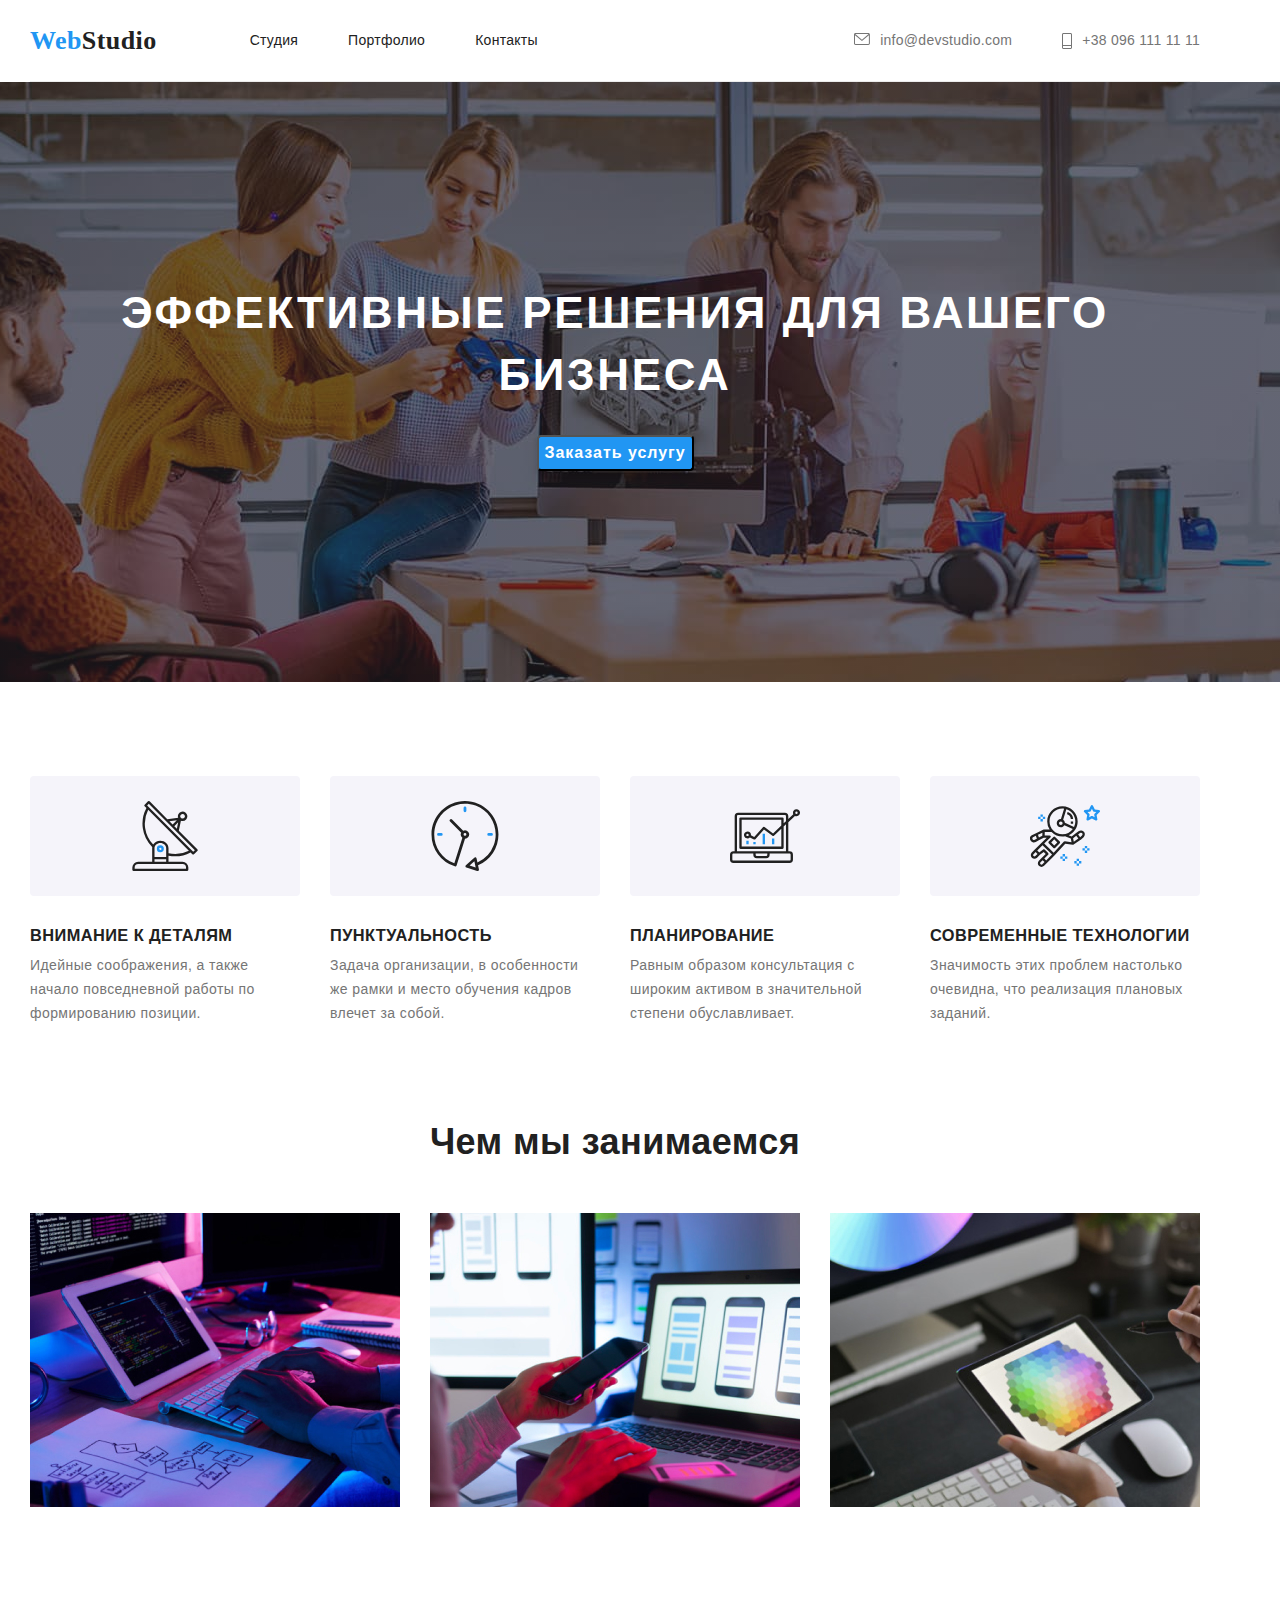
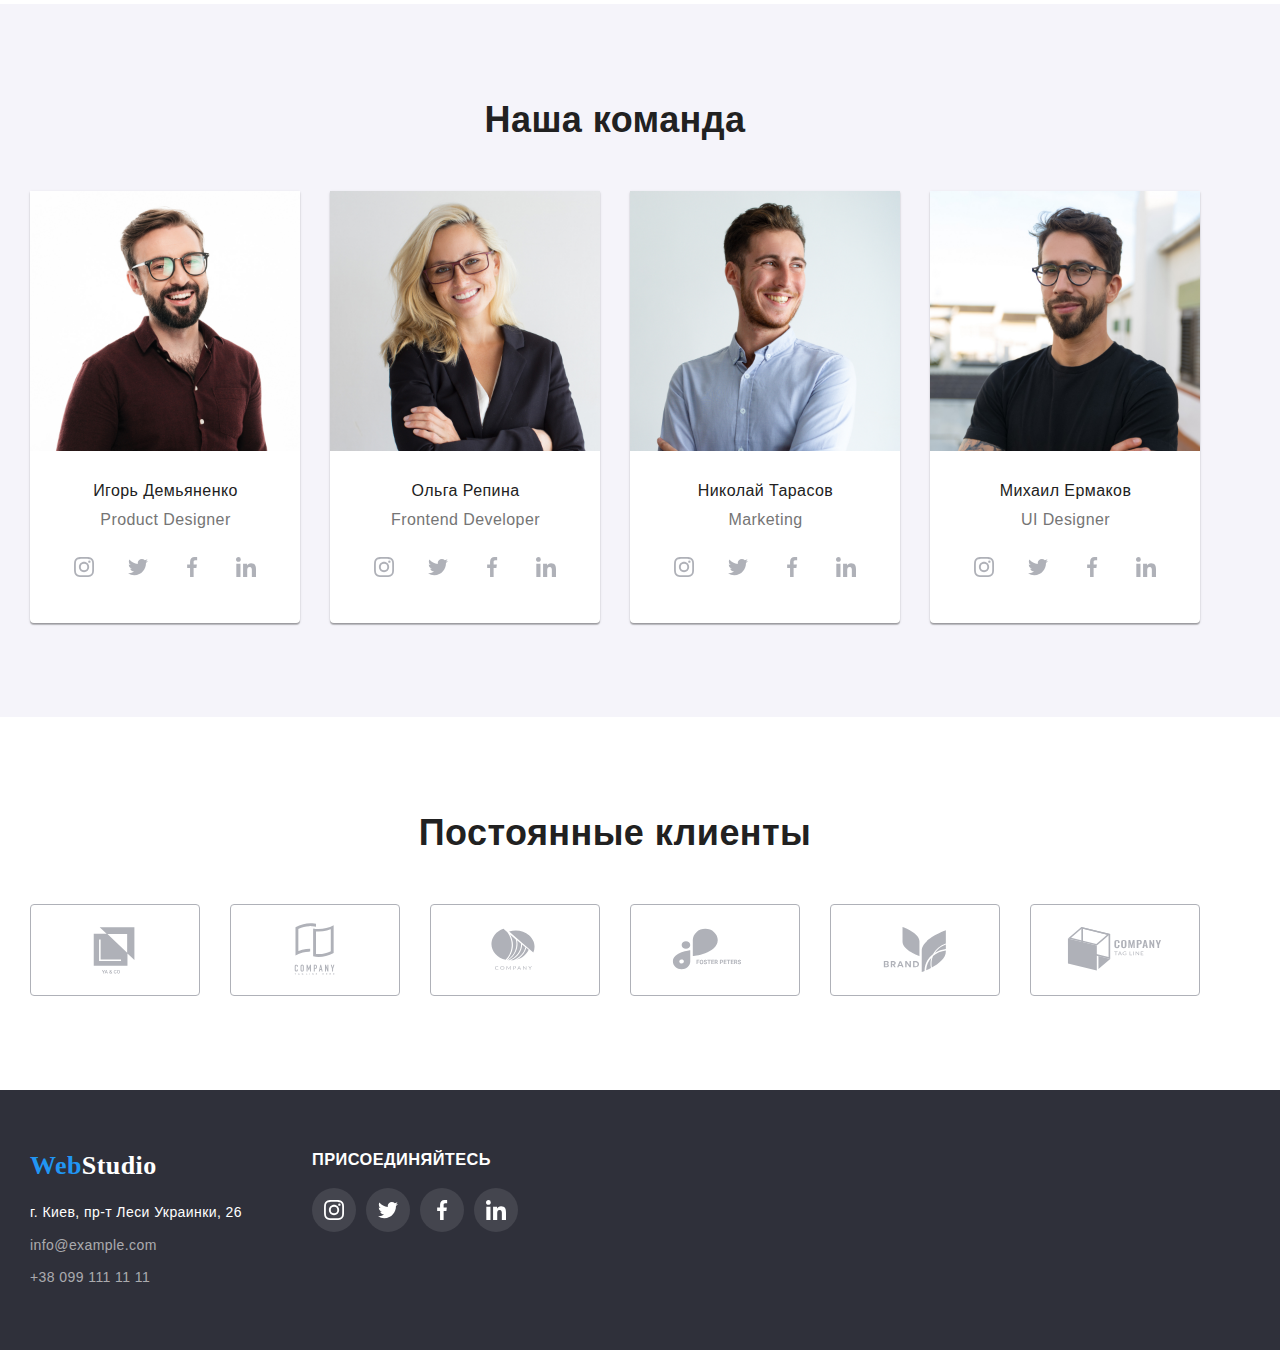
<file: index.html>
<!DOCTYPE html>
<html lang="en">
<head>
    <meta charset="UTF-8">
    <meta http-equiv="X-UA-Compatible" content="IE=edge">
    <meta name="viewport" content="width=device-width, initial-scale=1.0">
    <title>Студия</title>
    <link rel="stylesheet" href="https://cdnjs.cloudflare.com/ajax/libs/modern-normalize/1.1.0/modern-normalize.min.css">
    <link rel="stylesheet" href="./css/styles.css">
</head>
<body>
    <header class="header">
<!--header navigation-->
        <div class="container">
            <div class="page-header">
                <nav class="nav-header">
                    <a href="" class="logo-header">
                        Web<span class="studio-logo">Studio</span>
                    </a>
                    <ul class="header-list">
                        <li class="header-point"><a href="" class="header-links">Студия</a></li>
                        <li class="header-point"><a href="./portfolio.html" class="header-links">Портфолио</a></li>
                        <li class="header-point"><a href="" class="header-links">Контакты</a></li>
                    </ul>
                </nav>
                <ul class="telemail-list">
                    <li class="telemail-point"><a href="mailto:info@devstudio.com" class="header-info">
                        <svg class="mail-smartphone-icon" width="16" height="12">
                            <use href="./images/icons.svg#icon-letter"></use>
                        </svg>
                    info@devstudio.com
                    </a></li>
                    <li class="telemail-point"><a href="tel:+380961111111" class="header-info">
                        <svg class="mail-smartphone-icon" width="10" height="16">
                            <use href="./images/icons.svg#icon-smartphone"></use>
                        </svg>
                    +38 096 111 11 11</a></li>
                </ul>
            </div>
        </div>
    </header>
    <main>
        <section class="decisions">
                <!--service order-->
            <div class="container">
                <h1 class="decision-text">Эффективные решения для вашего бизнеса</h1>
                <button type="button" class="button">Заказать услугу</button>
            </div>
        </section>
        <section class="features-section">
            <div class="container">
                <h2 hidden>Наши преимущества</h2>
                <!--main directions-->
                <ul class="features-list">
                    <li class="features-point">
                        <div class="features-background">
                            <svg class="features-icon" width="270" height="120">
                                <use href="./images/icons.svg#icon-antenna"></use>
                            </svg>
                        </div>
                        <h3 class="name-features">Внимание к деталям</h3>
                        <p class="text-features">Идейные соображения, а также начало повседневной работы по формированию позиции.</p>
                    </li>
                    <li class="features-point">
                        <div class="features-background">
                            <svg class="features-icon" width="270" height="120">
                                <use href="./images/icons.svg#icon-clock"></use>
                            </svg>
                        </div>
                        <h3 class="name-features">Пунктуальность</h3>
                        <p class="text-features">Задача организации, в особенности же рамки и место обучения кадров влечет за собой.</p>
                    </li>
                    <li class="features-point">
                        <div class="features-background">
                            <svg class="features-icon" width="270" height="120">
                                <use href="./images/icons.svg#icon-diagram"></use>
                            </svg>
                        </div>
                        <h3 class="name-features">Планирование</h3>
                        <p class="text-features">Равным образом консультация с широким активом в значительной степени обуславливает.</p>
                    </li>
                    <li class="features-point">
                        <div class="features-background">
                            <svg class="features-icon" width="270" height="120">
                                <use href="./images/icons.svg#icon-astronaut"></use>
                            </svg>
                        </div>
                        <h3 class="name-features">Современные технологии</h3>
                        <p class="text-features">Значимость этих проблем настолько очевидна, что реализация плановых заданий.</p>
                    </li>
                </ul>
            </div>
        </section>
        <section class="our-actions">
            <div class="container">
                <h2 class="action-text">Чем мы занимаемся</h2>
                <ul class="our-actions-list">
    <!--our fotos-->
                    <li class="our-actions-point"><img src="./images/photo1.jpg" alt="Клавиатура" width="370" height="294"></li>
                    <li class="our-actions-point"><img src="./images/photo2.jpg" alt="Ноутбук" width="370" height="294"></li>
                    <li class="our-actions-point"><img src="./images/photo3.jpg" alt="Планшет" width="370" height="294"></li>
                </ul>
            </div>
        </section>
        <section class="team-section">
<!--our team-->
            <div class="container">
                <h2 class="our-team">Наша команда</h2>
                <ul class="our-team-list">
                    <li class="our-team-point">
                        <img src="./images/igordemianenko.jpg" alt="Фото Игоря Демьяненко" width="270" height="260">
                        <div class="prof-name-container">
                            <h3 class="specialists-name">Игорь Демьяненко</h3>
                            <p class="specialists-profession">Product Designer</p>
                        </div>
                        <ul class="cont">
                            <li class="link-unit">
                                <a href="" class="link-point">
                                    <svg class="link-icon" width="44" height="44">
                                        <use width="20" height="20" x="12" y="12" href="./images/icons.svg#icon-instagram"></use>
                                    </svg>
                                </a>
                            </li>
                            <li class="link-unit">
                                <a href="" class="link-point">
                                    <svg class="link-icon" width="44" height="44">
                                        <use width="20" height="20" x="12" y="12" href="./images/icons.svg#icon-twitter"></use>
                                    </svg>
                                </a>
                            </li>
                            <li class="link-unit">
                                <a href="" class="link-point">
                                    <svg class="link-icon" width="44" height="44">
                                        <use width="20" height="20" x="12" y="12" href="./images/icons.svg#icon-facebook"></use>
                                    </svg>
                                </a>
                            </li>
                            <li class="link-unit">
                                <a href="" class="link-point">
                                    <svg class="link-icon" width="44" height="44">
                                        <use width="20" height="20" x="12" y="12" href="./images/icons.svg#icon-linkedin"></use>
                                    </svg>
                                </a>
                            </li>
                        </ul>
                    </li>
                    <li class="our-team-point">
                        <img src="./images/olgarepina.jpg" alt="Фото Ольги Репиной" width="270" height="260">
                        <div class="prof-name-container">
                            <h3 class="specialists-name">Ольга Репина</h3>
                            <p class="specialists-profession">Frontend Developer</p>
                        </div>
                        <ul class="cont">
                            <li class="link-unit">
                                <a href="" class="link-point">
                                    <svg class="link-icon" width="44" height="44">
                                        <use width="20" height="20" x="12" y="12" href="./images/icons.svg#icon-instagram"></use>
                                    </svg>
                                </a>
                            </li>
                            <li class="link-unit">
                                <a href="" class="link-point">
                                    <svg class="link-icon" width="44" height="44">
                                        <use width="20" height="20" x="12" y="12" href="./images/icons.svg#icon-twitter"></use>
                                    </svg>
                                </a>
                            </li>
                            <li class="link-unit">
                                <a href="" class="link-point">
                                    <svg class="link-icon" width="44" height="44">
                                        <use width="20" height="20" x="12" y="12" href="./images/icons.svg#icon-facebook"></use>
                                    </svg>
                                </a>
                            </li>
                            <li class="link-unit">
                                <a href="" class="link-point">
                                    <svg class="link-icon" width="44" height="44">
                                        <use width="20" height="20" x="12" y="12" href="./images/icons.svg#icon-linkedin"></use>
                                    </svg>
                                </a>
                            </li>
                        </ul>
                    </li>
                    <li class="our-team-point">
                        <img src="./images/nikolaytarasov.jpg" alt="Фото Николая Тарасова" width="270" height="260">
                        <div class="prof-name-container">
                            <h3 class="specialists-name">Николай Тарасов</h3>
                            <p class="specialists-profession">Marketing</p>
                        </div>
                        <ul class="cont">
                            <li class="link-unit">
                                <a href="" class="link-point">
                                    <svg class="link-icon" width="44" height="44">
                                        <use width="20" height="20" x="12" y="12" href="./images/icons.svg#icon-instagram"></use>
                                    </svg>
                                </a>
                            </li>
                            <li class="link-unit">
                                <a href="" class="link-point">
                                    <svg class="link-icon" width="44" height="44">
                                        <use width="20" height="20" x="12" y="12" href="./images/icons.svg#icon-twitter"></use>
                                    </svg>
                                </a>
                            </li>
                            <li class="link-unit">
                                <a href="" class="link-point">
                                    <svg class="link-icon" width="44" height="44">
                                        <use width="20" height="20" x="12" y="12" href="./images/icons.svg#icon-facebook"></use>
                                    </svg>
                                </a>
                            </li>
                            <li class="link-unit">
                                <a href="" class="link-point">
                                    <svg class="link-icon" width="44" height="44">
                                        <use width="20" height="20" x="12" y="12" href="./images/icons.svg#icon-linkedin"></use>
                                    </svg>
                                </a>
                            </li>
                        </ul>
                    </li>
                    <li class="our-team-point">
                        <img src="./images/michailermakov.jpg" alt="Фото Михаила Ермакова" width="270" height="260">
                        <div class="prof-name-container">
                            <h3 class="specialists-name">Михаил Ермаков</h3>
                            <p class="specialists-profession">UI Designer</p>
                        </div>
                        <ul class="cont">
                            <li class="link-unit">
                                <a href="" class="link-point">
                                    <svg class="link-icon" width="44" height="44">
                                        <use width="20" height="20" x="12" y="12" href="./images/icons.svg#icon-instagram"></use>
                                    </svg>
                                </a>
                            </li>
                            <li class="link-unit">
                                <a href="" class="link-point">
                                    <svg class="link-icon" width="44" height="44">
                                        <use width="20" height="20" x="12" y="12" href="./images/icons.svg#icon-twitter"></use>
                                    </svg>
                                </a>
                            </li>
                            <li class="link-unit">
                                <a href="" class="link-point">
                                    <svg class="link-icon" width="44" height="44">
                                        <use width="20" height="20" x="12" y="12" href="./images/icons.svg#icon-facebook"></use>
                                    </svg>
                                </a>
                            </li>
                            <li class="link-unit">
                                <a href="" class="link-point">
                                    <svg class="link-icon" width="44" height="44">
                                        <use width="20" height="20" x="12" y="12" href="./images/icons.svg#icon-linkedin"></use>
                                    </svg>
                                </a>
                            </li>
                        </ul>
                    </li>
                </ul>
            </div>
        </section>
        <section class="often-clients-section">
            <div class="container">
                    <h2 class="our-team">Постоянные клиенты</h2>
                <ul class="company-links-list">
                    <li class="company-point">
                        <a href="" class="company-links">
                        <svg class="company-box" width="106" height="60">
                            <use href="./images/icons.svg#icon-companyfirst"></use>
                        </svg>
                        </a>
                    </li>
                    <li>
                        <a href="" class="company-links">
                        <svg class="company-box"  width="106" height="60">
                            <use href="./images/icons.svg#icon-companysecond"></use>
                        </svg>
                        </a>
                    </li>
                    <li>
                        <a href="" class="company-links">
                        <svg class="company-box" width="106" height="60">
                            <use href="./images/icons.svg#icon-companythird"></use>
                        </svg>     
                        </a>
                    </li>
                    <li>
                        <a href="" class="company-links">
                        <svg class="company-box" width="106" height="60">
                            <use href="./images/icons.svg#icon-companyfourth"></use>
                        </svg>
                        </a>
                    </li>
                    <li>
                        <a href="" class="company-links">
                        <svg class="company-box" width="106" height="60">
                            <use href="./images/icons.svg#icon-companyfifth"></use>
                        </svg>
                        </a>
                    </li>
                    <li>
                        <a href="" class="company-links">
                        <svg class="company-box" width="106" height="60">
                            <use href="./images/icons.svg#icon-companysixth"></use>
                        </svg>
                        </a>
                    </li>
                </ul>
            </div>
        </section>
    </main>
    <footer class="footer">
    <!--footer-->
        <div class="container">
            <div class="flex-cont">
                <div>
                    <a href="" class="logo-footer">
                        Web<span class="logo-studio-footer">Studio</span>
                    </a>
                    <address>
                        <ul class="address-list">
                            <li class="address-point"><a href="" class="local-address">г. Киев, пр-т Леси Украинки, 26</a></li>
                            <li class="address-point"><a href="mailto:info@example.com" class="emailtel">info@example.com</a></li>
                            <li class="address-point"><a href="tel:+380991111111" class="emailtel">+38 099 111 11 11</a></li>
                        </ul>
                    </address>
                </div>
                <div class="join-cont">
                    <h3 class="join">Присоединяйтесь</h3>
                    <ul class="cont">
                        <li class="join-unit">
                            <a href="" class="join-point">
                                <svg class="join-icon" width="44" height="44">
                                    <use width="20" height="20" x="12" y="12" href="./images/icons.svg#icon-instagram"></use>
                                </svg>
                            </a>
                        </li>
                        <li class="join-unit">
                            <a href="" class="join-point">
                                <svg class="join-icon" width="44" height="44">
                                    <use width="20" height="20" x="12" y="12" href="./images/icons.svg#icon-twitter"></use>
                                </svg>
                            </a>
                        </li>
                        <li class="join-unit">
                            <a href="" class="join-point">
                                <svg class="join-icon" width="44" height="44">
                                    <use width="20" height="20" x="12" y="12" href="./images/icons.svg#icon-facebook"></use>
                                </svg>
                            </a>
                        </li>
                        <li class="join-unit">
                            <a href="" class="join-point">
                                <svg class="join-icon" width="44" height="44">
                                    <use width="20" height="20" x="12" y="12" href="./images/icons.svg#icon-linkedin"></use>
                                </svg>
                            </a>
                        </li>
                    </ul>
                </div>
            </div>
        </div>
    </footer>
</body>
</html>
</file>
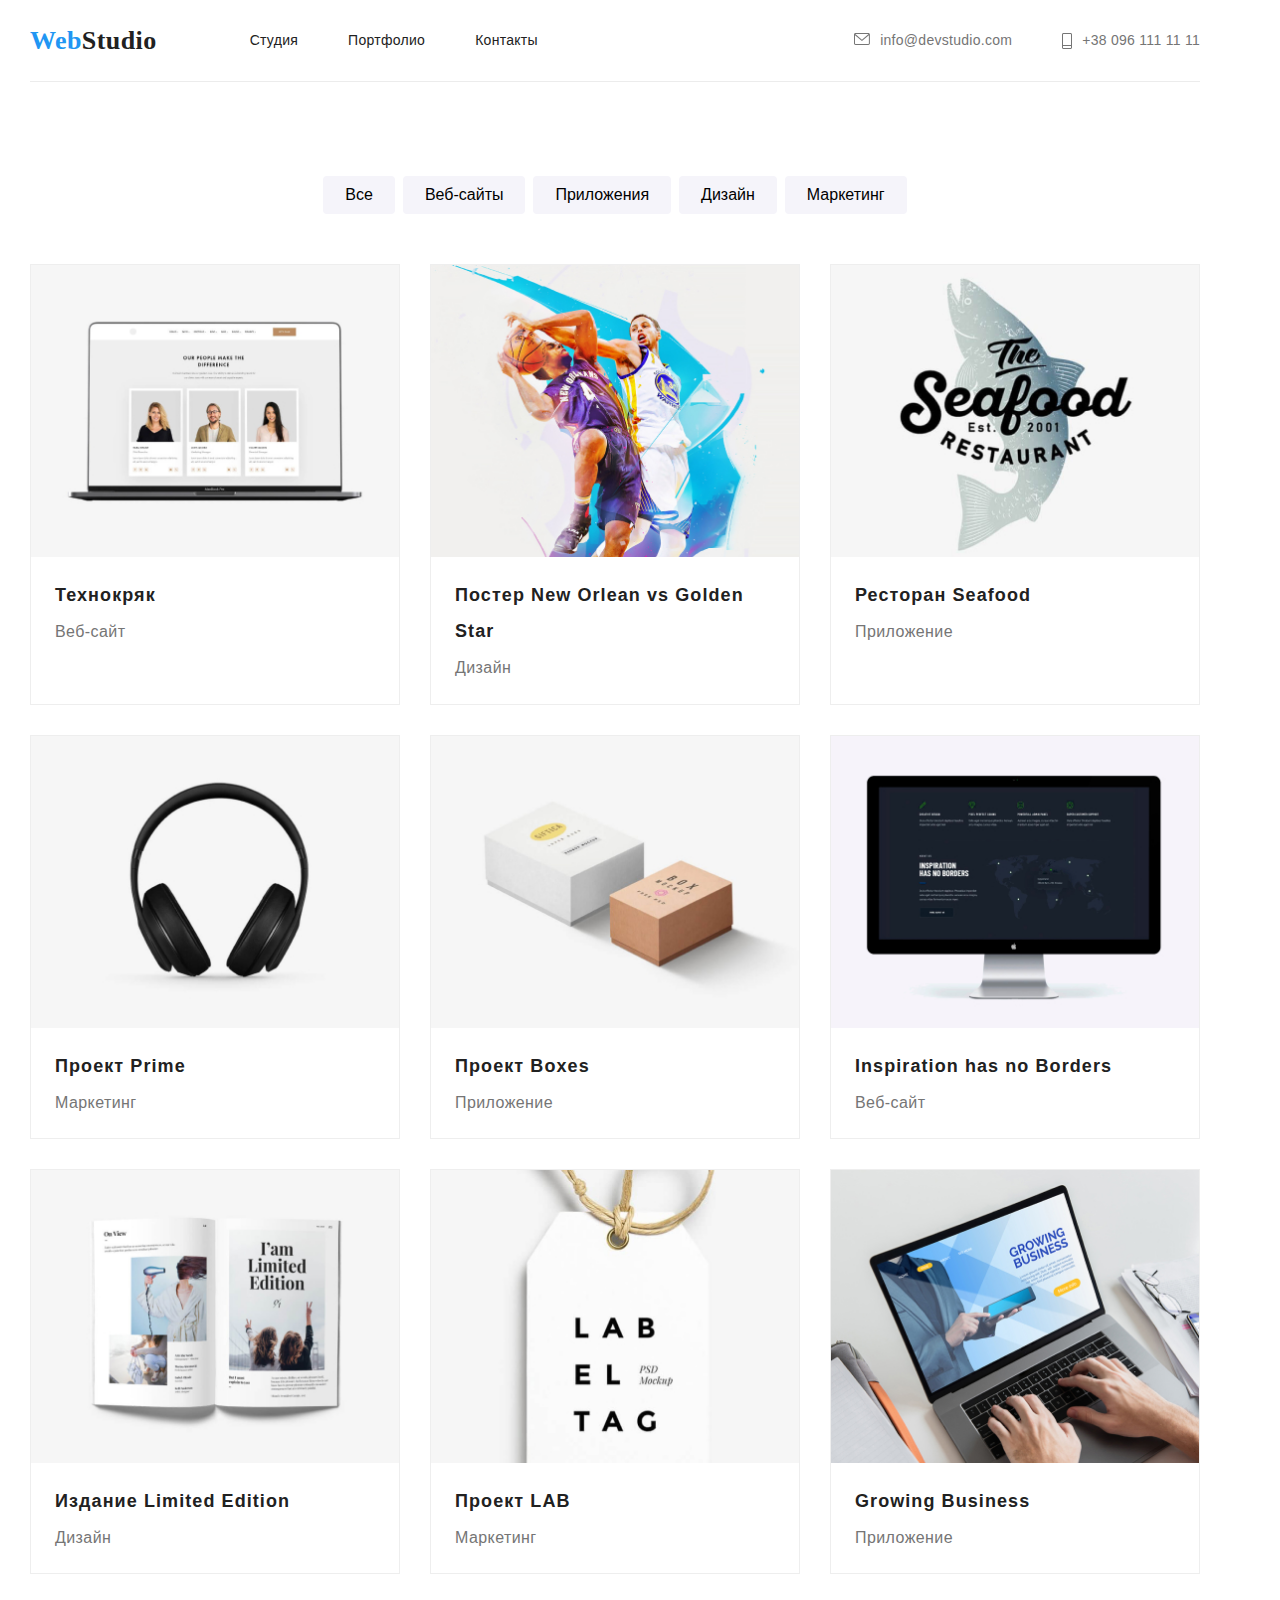
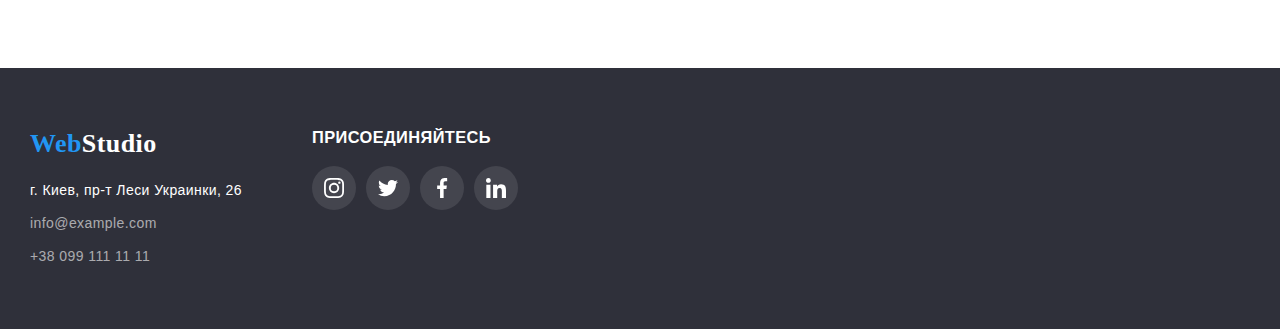
<file: portfolio.html>
<!DOCTYPE html>
<html lang="en">
<head>
    <meta charset="UTF-8">
    <meta http-equiv="X-UA-Compatible" content="IE=edge">
    <meta name="viewport" content="width=device-width, initial-scale=1.0">
    <title>Портфолио</title>
    <link rel="stylesheet" href="https://cdnjs.cloudflare.com/ajax/libs/modern-normalize/1.1.0/modern-normalize.min.css">
    <link rel="stylesheet" href="./css/styles.css">
</head>
<body>
    <header class="header">
        <!--header navigation-->
        <div class="container">
            <div class="page-header">
                <nav class="nav-header">
                    <a href="" class="logo-header">
                        Web<span class="studio-logo">Studio</span>
                    </a>
                    <ul class="header-list">
                        <li class="header-point"><a href="./index.html" class="header-links">Студия</a></li>
                        <li class="header-point"><a href="./portfolio.html" class="header-links">Портфолио</a></li>
                        <li class="header-point"><a href="" class="header-links">Контакты</a></li>
                    </ul>
                </nav>
                <ul class="telemail-list">
                    <li class="telemail-point"><a href="mailto:info@devstudio.com" class="header-info">
                            <svg class="mail-smartphone-icon" width="16" height="12">
                                <use href="./images/icons.svg#icon-letter"></use>
                            </svg>
                            info@devstudio.com
                        </a></li>
                    <li class="telemail-point"><a href="tel:+380961111111" class="header-info">
                            <svg class="mail-smartphone-icon" width="10" height="16">
                                <use href="./images/icons.svg#icon-smartphone"></use>
                            </svg>
                            +38 096 111 11 11</a></li>
                </ul>
            </div>
        </div>
    </header>
    <main>
        <div class="container">
            <section class="project-section">
                <h1 hidden>Кнопки</h1>
                <ul class="button-list">
                    <li class="project-button"><button type="button" class="project-type-button">Все</button></li>
                    <li class="project-button"><button type="button" class="project-type-button">Веб-сайты</button></li>
                    <li class="project-button"><button type="button" class="project-type-button">Приложения</button></li>
                    <li class="project-button"><button type="button" class="project-type-button">Дизайн</button></li>
                    <li class="project-button"><button type="button" class="project-type-button">Маркетинг</button></li>
                </ul>
                <ul class="project-list">
                    <li class="project-point">
                        <a href="" class="project-button">
                            <img src="./images/portfolioimages/technocryak.jpg" alt="Технокряк" width="370" height="294" class="project-image">
                            <div class="project-baggage">
                                <h2 class="project-topic">Технокряк</h2>
                                <p class="project-type">Веб-сайт</p>
                            </div>
                        </a>
                    </li>
                    <li class="project-point">
                        <a href="" class="project-button">
                            <img src="./images/portfolioimages/posterneworleanvsgoldenstar.jpg" alt="Постер New Orlean vs Golden Star" width="370" height="294" class="project-image">
                            <div class="project-baggage">
                                <h2 class="project-topic">Постер New Orlean vs Golden Star</h2>
                                <p class="project-type">Дизайн</p>
                            </div>
                        </a>
                    </li>
                    <li class="project-point">
                        <a href="" class="project-button">
                            <img src="./images/portfolioimages/restaurantseafood.jpg" alt="Ресторан Seafood" width="370" height="294" class="project-image">
                            <div class="project-baggage">
                                <h2 class="project-topic">Ресторан Seafood</h2>
                                <p class="project-type">Приложение</p>
                            </div>
                        </a>
                    </li>
                    <li class="project-point">
                        <a href="" class="project-button">
                            <img src="./images/portfolioimages/projectprime.jpg" alt="Проект Prime" width="370" height="294" class="project-image">
                            <div class="project-baggage">
                                <h2 class="project-topic">Проект Prime</h2>
                                <p class="project-type">Маркетинг</p>
                            </div>
                        </a>
                    </li>
                    <li class="project-point">
                        <a href="" class="project-button">
                            <img src="./images/portfolioimages/projectboxes.jpg" alt="Проект Boxes" width="370" height="294" class="project-image">
                            <div class="project-baggage">
                                <h2 class="project-topic">Проект Boxes</h2>
                                <p class="project-type">Приложение</p>
                            </div>
                        </a>
                    </li>
                    <li class="project-point">
                        <a href="" class="project-button">
                            <img src="./images/portfolioimages/inspirationhasnoborders.jpg" alt="Inspiration has no Borders" width="370" height="294" class="project-image">
                            <div class="project-baggage">
                                <h2 class="project-topic">Inspiration has no Borders</h2>
                                <p class="project-type">Веб-сайт</p>
                            </div>
                        </a>
                    </li>
                    <li class="project-point">
                        <a href="" class="project-button">
                            <img src="./images/portfolioimages/limitededition.jpg" alt="Издание Limited Edition" width="370" height="294" class="project-image">
                            <div class="project-baggage">
                                <h2 class="project-topic">Издание Limited Edition</h2>
                                <p class="project-type">Дизайн</p>
                            </div>
                        </a>
                    </li>
                    <li class="project-point">
                        <a href="" class="project-button">
                            <img src="./images/portfolioimages/projectlab.jpg" alt="Проект LAB" width="370" height="294" class="project-image">
                            <div class="project-baggage">
                                <h2 class="project-topic">Проект LAB</h2>
                                <p class="project-type">Маркетинг</p>
                            </div>
                        </a>
                    </li>
                    <li class="project-point">
                        <a href="" class="project-button">
                            <img src="./images/portfolioimages/growingbusiness.jpg" alt="Growing Business" width="370" height="294" class="project-image">
                            <div class="project-baggage">
                                <h2 class="project-topic">Growing Business</h2>
                                <p class="project-type">Приложение</p>
                            </div>
                        </a>
                    </li>
                </ul>
            </section>
        </div>
    </main>
    <footer class="footer">
        <!--footer-->
        <div class="container">
            <div class="flex-cont">
                <div>
                    <a href="" class="logo-footer">
                        Web<span class="logo-studio-footer">Studio</span>
                    </a>
                    <address>
                        <ul class="address-list">
                            <li class="address-point"><a href="" class="local-address">г. Киев, пр-т Леси Украинки, 26</a>
                            </li>
                            <li class="address-point"><a href="mailto:info@example.com"
                                    class="emailtel">info@example.com</a></li>
                            <li class="address-point"><a href="tel:+380991111111" class="emailtel">+38 099 111 11 11</a>
                            </li>
                        </ul>
                    </address>
                </div>
                <div class="join-cont">
                    <h3 class="join">Присоединяйтесь</h3>
                    <ul class="cont">
                        <li class="join-unit">
                            <a href="" class="join-point">
                                <svg class="join-icon" width="44" height="44">
                                    <use width="20" height="20" x="12" y="12" href="./images/icons.svg#icon-instagram">
                                    </use>
                                </svg>
                            </a>
                        </li>
                        <li class="join-unit">
                            <a href="" class="join-point">
                                <svg class="join-icon" width="44" height="44">
                                    <use width="20" height="20" x="12" y="12" href="./images/icons.svg#icon-twitter"></use>
                                </svg>
                            </a>
                        </li>
                        <li class="join-unit">
                            <a href="" class="join-point">
                                <svg class="join-icon" width="44" height="44">
                                    <use width="20" height="20" x="12" y="12" href="./images/icons.svg#icon-facebook"></use>
                                </svg>
                            </a>
                        </li>
                        <li class="join-unit">
                            <a href="" class="join-point">
                                <svg class="join-icon" width="44" height="44">
                                    <use width="20" height="20" x="12" y="12" href="./images/icons.svg#icon-linkedin"></use>
                                </svg>
                            </a>
                        </li>
                    </ul>
                </div>
            </div>
        </div>
    </footer>
</body>
</html>
</file>
<file: css/styles.css>
:root {
  --main-color: #212121;
  --second-color: #757575;
  --link-color: #2196f3;
  --white-color: #ffffff;
  --social-link-color: #afb1b8;
  --background-color: #e5e5e5;
  --first-background-color: #2f303a;
  --second-background-color: #f5f4fa;
}

/* общие селекторы */
html {
  box-sizing: border-box;
}

*,
*::before,
*::after {
  box-sizing: inherit;
}

body {
  font-family: Roboto, sans-serif;
  font-size: 14px;
  letter-spacing: 0.03em;
  background-color: var(--white-color);
  color: var(--main-color);
}

/* Дал заголовкам, абзацам и спискам нулевые отступы */
h1,
h2,
h3,
h4,
h5,
h6,
p,
ul {
  margin: 0;
  padding: 0;
}

.container {
  max-width: 1200px;
  padding-left: 15px;
  padding-right: 15px;
  margin-left: 15px;
  margin-right: 15px;
}

/* шапка сайта */
.header {
  background-color: var(--white-color);
}

/* логотип в шапке */
.logo-header {
  display: block;
  margin: 25px 93px 25px 0;

  font-family: Raleway;
  font-weight: bold;
  font-size: 26px;
  line-height: 1.2;
  color: #2196f3;
  text-decoration: none;
}

.studio-logo {
  color: var(--main-color);
}

/* Контейнер для вместимости шапки шапки */
.page-header {
  display: flex;
  align-items: center;

  border-bottom: 1px solid #ececec;
}

/* нав */
.nav-header {
  display: flex;
}

/* список в шапке */
.header-list {
  display: flex;
  align-items: center;

  list-style-type: none;
}

/* пункты списка в шапке */
.header-list .header-point + .header-point {
  margin-left: 50px;
}

/* кнопки списка в шапке */
.header-links {
  display: flex;

  padding-top: 32px;
  padding-bottom: 32px;

  font-weight: 500;
  line-height: 1.1;
  letter-spacing: 0.02em;
  text-decoration: none;
  color: var(--main-color);
}

.header-links:hover {
  color: var(--link-color);
}

/* список почты и телефона */
.telemail-list {
  display: flex;
  align-items: center;

  margin-left: auto;

  list-style-type: none;
}

.telemail-list .telemail-point + .telemail-point {
  margin-left: 50px;
}

/* ссылки почты и телефона */
.header-info {
  display: flex;
  justify-content: center;

  font-weight: 500;
  line-height: 1.1;
  letter-spacing: 0.02em;
  text-decoration: none;
  color: var(--second-color);
}

.header-info:hover {
  color: var(--link-color);
}

.mail-smartphone-icon {
  fill: var(--second-color);
  margin-right: 10px;
}

.mail-smartphone-icon:hover {
  fill: var(--main-color);
}

/* как заказать услугу */
.decisions {
  text-align: center;
  padding: 200px 0;

  background-color: var(--first-background-color);
  margin-left: auto;
  margin-right: auto;
  max-width: 1600px;
  min-height: 600px;
  background-image: linear-gradient(
      rgba(47, 48, 58, 0.4),
      rgba(47, 48, 58, 0.4)
    ),
    url(../images/backgroundservice.jpg);
  background-repeat: no-repeat;
  background-position: center;
  background-size: cover;
}

.background-image {
}

/* текст */
.decision-text {
  margin-bottom: 30px;
  font-weight: 900;
  font-size: 44px;
  line-height: 1.4;
  text-align: center;
  letter-spacing: 0.06em;
  text-transform: uppercase;
  color: var(--white-color);
}

/* кнопка заказа */
.button {
  font-family: inherit;
  font-weight: bold;
  font-size: 16px;
  line-height: 30px;
  letter-spacing: 0.06em;

  color: var(--white-color);
  background-color: var(--link-color);
  box-shadow: 0px 4px 4px rgba(0, 0, 0, 0.15);
  border-radius: 4px;
  cursor: pointer;
}

/* секция особенностей */
.features-section {
  padding: 94px 0;
}

/* список особенностей */
.features-list {
  display: flex;
  justify-content: center;

  list-style-type: none;
}

/* пункты особенностей */
.features-point:not(:last-child) {
  margin-right: 30px;
}

.features-background {
  width: 270px;
  height: 120px;

  border-radius: 4px;
  display: flex;
  align-items: center;
  justify-content: center;

  background-color: var(--second-background-color);

  margin-bottom: 30px;
}

.features-icon {
  display: block;
  justify-content: center;
  align-items: center;

  padding: 25px 100px;
}

/* заголовки особенностей */
.name-features {
  margin-bottom: 10px;

  font-weight: bold;
  line-height: 1.1;
  text-transform: uppercase;
}

/* текст особенностей */
.text-features {
  font-weight: normal;
  line-height: 1.7;
  color: var(--second-color);
}

/* секция наших занятий */
.our-actions {
  padding-bottom: 94px;

  text-align: center;
}

/* чем мы занимаемся */
.action-text {
  margin-bottom: 50px;

  font-weight: bold;
  font-size: 36px;
  line-height: 1.2;
}

/* список фото того, чем мы занимаемся */
.our-actions-list {
  display: flex;
  justify-content: center;

  list-style-type: none;
}

/* элементы списка фото того, чем мы занимаемся */
.our-actions-point:not(:last-child) {
  margin-right: 30px;
}

/* секция команды */
.team-section {
  padding: 94px 0 94px 0;

  background-color: var(--second-background-color);
}

/* наша команда */
.our-team {
  margin-bottom: 50px;

  font-weight: bold;
  font-size: 36px;
  line-height: 1.2;
  text-align: center;
}

/* список нашей команды */
.our-team-list {
  display: flex;
  justify-content: space-between;

  list-style-type: none;
}

/* пункты списка нашей команды */
.our-team-point {
  display: flex;
  flex-direction: column;

  background-color: var(--white-color);

  box-shadow: 0px 1px 3px rgba(0, 0, 0, 0.12), 0px 1px 1px rgba(0, 0, 0, 0.14),
    0px 2px 1px rgba(0, 0, 0, 0.2);
  border-radius: 0px 0px 4px 4px;
}
.our-team-point:not(:last-child) {
  margin-right: 30px;
}

/* контейнер с именами и профессиями сотрудников */
.prof-name-container {
  margin: 30px 59px 16px 60px;
}

/* имена сотрудников */
.specialists-name {
  margin-bottom: 10px;

  font-weight: 500;
  font-size: 16px;
  line-height: 1.2;
  text-align: center;
}

/* профессии сотрудников */
.specialists-profession {
  font-weight: normal;
  font-size: 16px;
  line-height: 1.2;
  text-align: center;
  color: var(--second-color);
}

/* контейнер для ссылок на социальные сети сотрудников */
.cont {
  display: flex;
  justify-content: center;

  margin-bottom: 30px;

  list-style: none;
}

.link-unit:not(:last-child) {
  margin-right: 10px;
}

.link-point {
  display: block;

  color: var(--social-link-color);
  border-radius: 50%;
}

.link-point:hover {
  background-color: var(--link-color);
}

.link-icon {
  fill: var(--social-link-color);
}
.link-icon:hover {
  fill: var(--white-color);
}

/* секция постоянных клиентов */
.often-clients-section {
  padding-top: 94px;
  padding-bottom: 94px;
}

/* контейнер компаний */
.company-links-list {
  display: flex;
  justify-content: space-between;

  list-style: none;
}

.company-point {
  display: flex;
  justify-content: center;

  width: 170px;
  height: 92px;
}

/* ссылки на компании */
.company-links {
  display: flex;
  align-items: center;
  justify-content: center;

  width: 170px;
  height: 92px;

  border: 1px solid var(--social-link-color);
  border-radius: 4px;
}

.company-links:not(:last-child) {
  margin-right: 30px;
}

.company-links:hover {
  border: 1px solid var(--link-color);
}

/* элемент постоянных компаний */
.company-box {
  display: flex;
  justify-content: center;
  align-items: center;

  fill: var(--social-link-color);
}

.company-box:hover {
  fill: var(--link-color);
}

/* подвал сайта */
.footer {
  padding: 60px 0;
  background-color: var(--first-background-color);
}

/* контейнер для флекса футера */
.flex-cont {
  display: flex;
}

/* логотип в подвале */
.logo-footer {
  display: block;
  margin-bottom: 20px;

  font-family: Raleway;
  font-weight: bold;
  font-size: 26px;
  line-height: 1.2;
  color: #2196f3;
  text-decoration: none;
}
.logo-studio-footer {
  color: var(--white-color);
}

/* список адресов */
.address-list {
  list-style-type: none;
}

/* элементы списка адресов */
.address-point:not(:last-child) {
  margin-bottom: 9px;
}

/* локальный адресс */
.local-address {
  font-style: normal;
  font-weight: normal;
  font-size: 14px;
  line-height: 1.7;
  color: var(--white-color);
  text-decoration: none;
}
.local-address:hover {
  color: var(--link-color);
}

/* e-mail и телефон */
.emailtel {
  font-style: normal;
  font-weight: normal;
  font-size: 14px;
  line-height: 1.7;
  color: rgba(255, 255, 255, 0.6);
  text-decoration: none;
}
.emailtel:hover {
  color: var(--link-color);
}

/* контейнер футера "присоединяйтесь" */
.join-cont {
  margin-left: 70px;
  margin-right: auto;
}

.join {
  margin-bottom: 20px;

  color: var(--white-color);

  font-weight: bold;
  line-height: 1.1;
  text-transform: uppercase;
}

.join-unit:not(:last-child) {
  margin-right: 10px;
}

.join-point {
  display: flex;
  align-items: center;
  justify-content: center;
  width: 44px;
  height: 44px;

  background-color: rgba(255, 255, 255, 0.1);

  border-radius: 50%;
}

.join-point:hover {
  background-color: var(--link-color);
}

.join-icon {
  fill: var(--white-color);
}
.join-icon:hover {
  fill: var(--white-color);
}

/* PORTFOLIO PAGE */

.project-section {
  padding: 94px 0;
}

/* список кнопок для выбора типа проекта */
.button-list {
  display: flex;
  justify-content: center;
  margin-bottom: 50px;
  margin-right: auto;
  margin-left: auto;

  list-style-type: none;
}

/* элементы списка кнопок для выбора типа проекта */
.project-button:not(:last-child) {
  margin-right: 8px;
}

.project-button:hover {
  box-shadow: 0px 1px 1px rgba(0, 0, 0, 0.12), 0px 4px 4px rgba(0, 0, 0, 0.06),
    1px 4px 6px rgba(0, 0, 0, 0.16);
}

/* кнопки для выбора типа проекта */
.project-type-button {
  padding: 6px 22px;

  font-family: inherit;
  font-weight: 500;
  font-size: 16px;
  line-height: 1.6;
  text-align: center;
  border: none;
  border-radius: 4px;
  background-color: var(--second-background-color);
}

.project-type-button:hover {
  color: var(--white-color);
  background-color: var(--link-color);
  cursor: pointer;
  box-shadow: 0px 3px 1px rgba(0, 0, 0, 0.1), 0px 1px 2px rgba(0, 0, 0, 0.08),
    0px 2px 2px rgba(0, 0, 0, 0.12);
}

/* список проекта */
.project-list {
  display: flex;
  flex-wrap: wrap;
  margin-top: -30px;
  margin-left: -30px;

  list-style-type: none;
}

/* кнопки проектов */
.project-button {
  display: block;

  color: var(--main-color);

  text-decoration: none;
}

.project-point {
  margin-top: 30px;
  margin-left: 30px;
  flex-basis: calc((100% - 90px) / 3);

  border: 1px solid #eeeeee;
}

/* фото проектов */
.project-image {
  display: block;
  width: 100%;
  height: auto;
}

/* контейнер для стилизации и позиционирования заголовков и типов проектов */
.project-baggage {
  /* margin: 20px 24px; */
}

/* заголовки проектов */
.project-topic {
  margin-bottom: 4px;
  padding-top: 20px;
  padding-left: 24px;
  padding-right: 24px;

  font-weight: bold;
  font-size: 18px;
  line-height: 2;
  letter-spacing: 0.06em;
}

/* тип проекта */
.project-type {
  padding-bottom: 20px;
  padding-left: 24px;
  padding-right: 24px;

  font-weight: normal;
  font-size: 16px;
  line-height: 1.9;
  color: var(--second-color);
}
</file>
